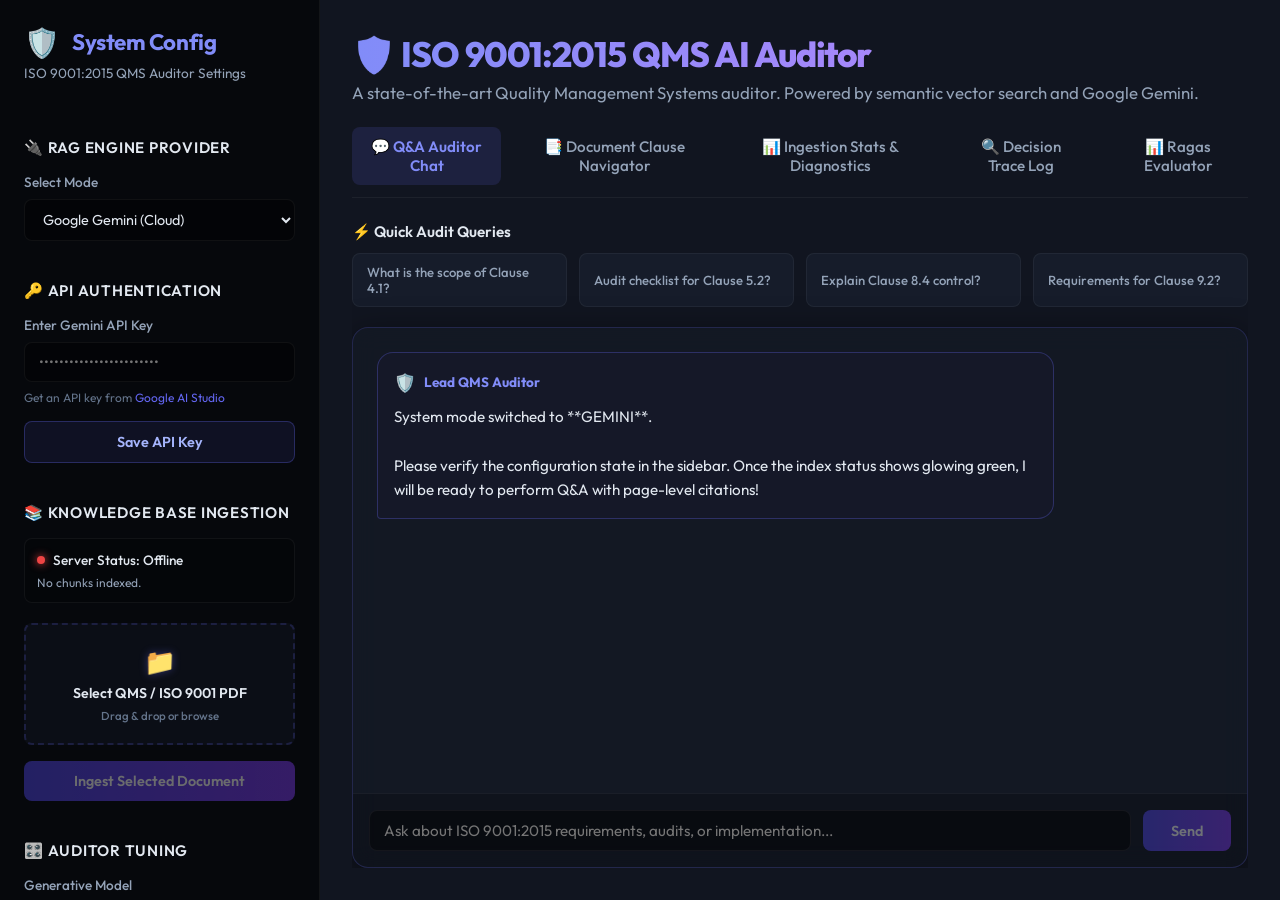
<file: docs/index.html>
<!DOCTYPE html>
<html lang="en">
<head>
    <meta charset="UTF-8">
    <meta name="viewport" content="width=device-width, initial-scale=1.0">
    <title>ISO 9001:2015 QMS AI Auditor</title>
    <link rel="stylesheet" href="style.css">
    <link rel="icon" type="image/png" href="data:image/svg+xml,<svg xmlns=%22http://www.w3.org/2000/svg%22 viewBox=%220 0 100 100%22><text y=%22.9em%22 font-size=%2290%22>🛡️</text></svg>">
</head>
<body>
    <div class="app-layout">
        <!-- LEFT SIDEBAR: System Settings -->
        <aside class="sidebar">
            <div class="sidebar-header">
                <span class="logo-icon">🛡️</span>
                <h2>System Config</h2>
            </div>
            <p class="sidebar-subtitle">ISO 9001:2015 QMS Auditor Settings</p>
            <div class="glow-divider"></div>

            <!-- RAG Provider Selection Section -->
            <div class="config-section">
                <h3>🔌 RAG Engine Provider</h3>
                <div class="form-group">
                    <label for="provider-select">Select Mode</label>
                    <select id="provider-select">
                        <option value="gemini">Google Gemini (Cloud)</option>
                        <option value="cohere">Cohere (Cloud)</option>
                        <option value="ollama">Ollama (Local Offline)</option>
                    </select>
                </div>
            </div>
            <div class="glow-divider"></div>

            <!-- Gemini API Configuration Section -->
            <div id="gemini-config-group" class="config-section">
                <h3>🔑 API Authentication</h3>
                <div class="form-group">
                    <label for="api-key-input">Enter Gemini API Key</label>
                    <input type="password" id="api-key-input" placeholder="••••••••••••••••••••••••" autocomplete="new-password">
                    <p class="help-text">Get an API key from <a href="https://aistudio.google.com/" target="_blank">Google AI Studio</a></p>
                </div>
                <button id="save-key-btn" class="btn secondary-btn">Save API Key</button>
            </div>

            <!-- Cohere API Configuration Section -->
            <div id="cohere-config-group" class="config-section hidden">
                <h3>🔑 Cohere Authentication</h3>
                <div class="form-group">
                    <label for="cohere-api-key-input">Enter Cohere API Key</label>
                    <input type="password" id="cohere-api-key-input" placeholder="••••••••••••••••••••••••" autocomplete="new-password">
                    <p class="help-text">Get an API key from <a href="https://dashboard.cohere.com/" target="_blank">Cohere Dashboard</a></p>
                </div>
                <button id="save-cohere-key-btn" class="btn secondary-btn">Save API Key</button>
            </div>

            <!-- Ollama Configuration Section -->
            <div id="ollama-config-group" class="config-section hidden">
                <h3>🦙 Local Ollama Server</h3>
                <div class="status-container">
                    <div class="status-indicator">
                        <span id="ollama-status-dot" class="dot dot-red"></span>
                        <span id="ollama-status-text" class="status-text">Ollama: Checking...</span>
                    </div>
                </div>
                <!-- Pull Instructions Helper Card -->
                <div id="ollama-pull-instructions" class="status-container error-status hidden" style="background-color: var(--color-red-bg); border-color: rgba(239, 68, 68, 0.3);">
                    <p class="small-text" style="color: #fca5a5; font-weight: 600;">⚠️ No local models found!</p>
                    <p class="small-text" style="color: #e2e8f0; margin-top: 4px; line-height: 1.4;">Run these commands in your local terminal to pull standard models:</p>
                    <pre style="background: rgba(0,0,0,0.5); padding: 8px; border-radius: 4px; font-size: 0.72rem; margin-top: 6px; font-family: 'Courier Prime', monospace; color: #a5b4fc; white-space: pre-wrap; line-height: 1.3;">ollama pull llama3&#10;ollama pull nomic-embed-text</pre>
                </div>
            </div>
            <div class="glow-divider"></div>

            <!-- Ingestion Management Section -->
            <div class="config-section">
                <h3>📚 Knowledge Base Ingestion</h3>
                <div class="status-container">
                    <div class="status-indicator">
                        <span id="index-status-dot" class="dot dot-red"></span>
                        <span id="index-status-text" class="status-text">Index: Loading Status...</span>
                    </div>
                    <p id="chunks-stat-text" class="small-text">No chunks indexed.</p>
                </div>
                
                <!-- Dynamic PDF File Upload Area -->
                <div class="form-group">
                    <label for="pdf-file-input" class="file-upload-label" id="file-drop-zone">
                        <span class="upload-icon">📁</span>
                        <span class="upload-text">Select QMS / ISO 9001 PDF</span>
                        <span class="upload-subtext">Drag & drop or browse</span>
                    </label>
                    <input type="file" id="pdf-file-input" accept=".pdf" style="display: none;">
                    <div id="file-info-container" class="file-info-container hidden">
                        <span class="file-icon">📄</span>
                        <span id="selected-file-name" class="file-name">No file selected.</span>
                        <button type="button" id="clear-file-btn" class="clear-file-btn" title="Clear selection">✕</button>
                    </div>
                </div>

                <button id="ingest-btn" class="btn primary-btn" disabled>Ingest Selected Document</button>
            </div>
            <div class="glow-divider"></div>

            <!-- Tuning Controls Section -->
            <div class="config-section">
                <h3>🎛️ Auditor Tuning</h3>
                
                <!-- Gemini Generative Model Select -->
                <div id="gemini-models-group" class="form-group">
                    <label for="model-select">Generative Model</label>
                    <select id="model-select">
                        <option value="gemini-2.5-flash" selected>gemini-2.5-flash (Balanced)</option>
                        <option value="gemini-2.0-flash">gemini-2.0-flash (Fast)</option>
                        <option value="gemini-2.5-pro">gemini-2.5-pro (Analytical)</option>
                        <option value="gemini-3.5-flash">gemini-3.5-flash (Next-Gen)</option>
                    </select>
                </div>

                <!-- Cohere Generative Model Select -->
                <div id="cohere-models-group" class="form-group hidden">
                    <label for="cohere-model-select">Generative Model</label>
                    <select id="cohere-model-select">
                        <option value="command-r-08-2024" selected>command-r-08-2024 (Balanced)</option>
                        <option value="command-r-plus-08-2024">command-r-plus-08-2024 (Analytical)</option>
                        <option value="command-r7b-12-2024">command-r7b-12-2024 (Fast)</option>
                    </select>
                </div>

                <!-- Ollama Local Models Select -->
                <div id="ollama-models-group" class="form-group hidden">
                    <label for="ollama-model-select">Choose Local Model</label>
                    <select id="ollama-model-select">
                        <!-- Loaded dynamically via API -->
                    </select>
                </div>

                <div class="form-group">
                    <label for="top-k-slider">Retrieved Source Count (Top-k): <span id="top-k-val">5</span></label>
                    <input type="range" id="top-k-slider" min="3" max="8" value="5">
                </div>
                <div class="form-group">
                    <label for="temp-slider">Auditor Temperature: <span id="temp-val">0.1</span></label>
                    <input type="range" id="temp-slider" min="0" max="1" step="0.05" value="0.1">
                </div>
            </div>
        </aside>

        <!-- MAIN WINDOW: Content Panels -->
        <main class="main-content">
            <header class="main-header">
                <h1 class="glow-title">🛡️ ISO 9001:2015 QMS AI Auditor</h1>
                <p class="subtitle">A state-of-the-art Quality Management Systems auditor. Powered by semantic vector search and Google Gemini.</p>
            </header>

            <!-- Navigation Tabs -->
            <nav class="navigation-tabs">
                <button class="tab-link active" data-tab="tab-chat">💬 Q&A Auditor Chat</button>
                <button class="tab-link" data-tab="tab-navigator">📑 Document Clause Navigator</button>
                <button class="tab-link" data-tab="tab-diagnostics">📊 Ingestion Stats & Diagnostics</button>
                <button class="tab-link" data-tab="tab-trace">🔍 Decision Trace Log</button>
                <button class="tab-link" data-tab="tab-evaluate">📊 Ragas Evaluator</button>
            </nav>

            <!-- TAB 1: Chat Q&A Interface -->
            <section id="tab-chat" class="tab-panel active">
                <div class="quick-queries-section">
                    <h3>⚡ Quick Audit Queries</h3>
                    <div class="queries-grid">
                        <button class="quick-query-btn" data-query="What is the scope of Clause 4.1 regarding understanding the organization and its context?">What is the scope of Clause 4.1?</button>
                        <button class="quick-query-btn" data-query="Generate an auditor checklist for Clause 5.2 (establishing and communicating the quality policy).">Audit checklist for Clause 5.2?</button>
                        <button class="quick-query-btn" data-query="Explain Clause 8.4 requirements for control of externally provided processes, products and services.">Explain Clause 8.4 control?</button>
                        <button class="quick-query-btn" data-query="What are the requirements for internal audits according to Clause 9.2?">Requirements for Clause 9.2?</button>
                    </div>
                </div>

                <div class="chat-container">
                    <div id="chat-messages" class="chat-messages">
                        <!-- Welcome message -->
                        <div class="chat-message assistant">
                            <div class="message-header">
                                <span class="avatar-icon">🛡️</span>
                                <strong>Lead QMS Auditor</strong>
                            </div>
                            <div class="message-text">
                                Welcome to the ISO 9001:2015 QMS AI Auditor. 
                                <br><br>
                                Please configure your **Gemini API Key** and trigger **PDF Ingestion** in the sidebar. Once complete, I will be ready to perform Q&A, generate compliance audit checklists, and inspect specific clauses with full page citations!
                            </div>
                        </div>
                    </div>

                    <!-- Chat input controls -->
                    <form id="chat-form" class="chat-form">
                        <input type="text" id="chat-input" placeholder="Ask about ISO 9001:2015 requirements, audits, or implementation..." required disabled>
                        <button type="submit" id="send-btn" class="btn primary-btn" disabled>Send</button>
                    </form>
                </div>
            </section>

            <!-- TAB 2: Clause Navigator -->
            <section id="tab-navigator" class="tab-panel">
                <div class="navigator-header">
                    <h3>📑 Interactive ISO 9001:2015 Clause Index</h3>
                    <p>Select a clause to explore its core requirements. You can also directly query the AI Auditor on specific sub-clauses.</p>
                </div>
                <div id="clauses-accordion-container" class="accordion-container">
                    <!-- Loaded dynamically via JavaScript -->
                    <div class="loading-spinner-container">
                        <div class="spinner"></div>
                        <p>Loading clause database from backend...</p>
                    </div>
                </div>
            </section>

            <!-- TAB 3: Diagnostics Panel -->
            <section id="tab-diagnostics" class="tab-panel">
                <div class="diagnostics-header">
                    <h3>📊 Knowledge Base Diagnostics</h3>
                    <p>Detailed breakdown of the processed document. This is highly useful for QMS managers to verify vector indexing coverage.</p>
                </div>

                <div id="diagnostics-ready-content" class="diagnostics-content hidden">
                    <!-- Metrics grid -->
                    <div class="metrics-grid">
                        <div class="metric-card">
                            <div id="metric-pages" class="metric-value">-</div>
                            <div class="metric-label">Total Pages Parsed</div>
                        </div>
                        <div class="metric-card">
                            <div id="metric-chunks" class="metric-value">-</div>
                            <div class="metric-label">Text Chunks Generated</div>
                        </div>
                        <div class="metric-card">
                            <div id="metric-avg-len" class="metric-value">-</div>
                            <div class="metric-label">Avg Characters / Chunk</div>
                        </div>
                        <div class="metric-card">
                            <div id="metric-total-chars" class="metric-value">-</div>
                            <div class="metric-label">Total Characters Indexed</div>
                        </div>
                    </div>

                    <!-- Interactive Chunk Inspector -->
                    <div class="inspector-section qms-container">
                        <h3>📝 Vector Store Chunks Sample</h3>
                        <div class="inspector-controls">
                            <div class="form-group inline-group">
                                <label for="chunk-inspector-slider">Select chunk index to inspect details: <span id="chunk-index-val">0</span></label>
                                <input type="range" id="chunk-inspector-slider" min="0" max="0" value="0">
                            </div>
                        </div>
                        <div class="inspector-details-row">
                            <div><strong>Chunk ID:</strong> <code id="inspect-chunk-id">-</code></div>
                            <div><strong>Source Page:</strong> <code id="inspect-chunk-page">-</code></div>
                            <div><strong>Clause Tags:</strong> <code id="inspect-chunk-clauses">-</code></div>
                        </div>
                        <div class="inspector-text-box">
                            <pre id="inspect-chunk-text">No chunks loaded.</pre>
                        </div>
                    </div>
                </div>

                <div id="diagnostics-empty-content" class="diagnostics-empty-state qms-container">
                    <h4>No Index Loaded</h4>
                    <p>Please perform the PDF standard ingestion in the sidebar to view diagnostics metrics.</p>
                </div>
            </section>

            <!-- TAB 4: Decision Trace Panel -->
            <section id="tab-trace" class="tab-panel">
                <div class="trace-header">
                    <div style="display: flex; justify-content: space-between; align-items: center; margin-bottom: 20px;">
                        <div>
                            <h3>🔍 Query Decision Trace Timeline</h3>
                            <p class="subtitle" style="margin-top: 5px; color: #94a3b8;">Deep-dive audit logs for every QMS query, showing embedding similarities, LLM search-rewriting trigger events, and obligation keyword reranking.</p>
                        </div>
                        <button id="clear-trace-btn" class="btn secondary-btn" style="background: rgba(239, 68, 68, 0.1); border-color: rgba(239, 68, 68, 0.25); color: #fca5a5; padding: 6px 14px; font-size: 0.85rem;">✕ Clear Trace Log</button>
                    </div>
                </div>

                <div id="trace-empty-content" class="diagnostics-empty-state qms-container">
                    <h4>No Trace Logs Recorded Yet</h4>
                    <p>Submit questions inside the Q&A Auditor Chat tab first to see real-time vector search and routing decisions mapped in the timeline.</p>
                </div>

                <div id="trace-container" class="trace-timeline-container hidden">
                    <!-- Dynamic trace timeline rows loaded via JS -->
                </div>
            </section>

            <!-- TAB 5: Ragas Evaluator Dashboard -->
            <section id="tab-evaluate" class="tab-panel">
                <div class="trace-header">
                    <div style="display: flex; justify-content: space-between; align-items: center; margin-bottom: 20px;">
                        <div>
                            <h3>📊 Ragas Compliance Evaluator</h3>
                            <p class="subtitle" style="margin-top: 5px; color: #94a3b8;">Execute high-fidelity compliance audits using Google Gemini as a judge to grade your QMS Agent on ISO 9001 compliance standards.</p>
                        </div>
                        <button id="run-eval-btn" class="btn primary-btn" style="padding: 10px 20px;">⚡ Run Compliance Sweep</button>
                    </div>
                </div>

                <div id="eval-empty-content" class="diagnostics-empty-state qms-container">
                    <h4>No Evaluation Sweeps Executed Yet</h4>
                    <p>Run the compliance sweep above to evaluate your QMS Auditor against a standard database of 10 structured audit questions.</p>
                </div>

                <div id="eval-results-content" class="hidden">
                    <!-- Metrics grid for four Ragas metrics -->
                    <div class="metrics-grid" style="margin-bottom: 24px;">
                        <div class="metric-card">
                            <div id="eval-metric-faithfulness" class="metric-value">-</div>
                            <div class="metric-label">Avg Factual Faithfulness</div>
                        </div>
                        <div class="metric-card">
                            <div id="eval-metric-relevance" class="metric-value">-</div>
                            <div class="metric-label">Avg Answer Relevance</div>
                        </div>
                        <div class="metric-card">
                            <div id="eval-metric-recall" class="metric-value">-</div>
                            <div class="metric-label">Avg Context Recall</div>
                        </div>
                        <div class="metric-card">
                            <div id="eval-metric-precision" class="metric-value">-</div>
                            <div class="metric-label">Avg Context Precision</div>
                        </div>
                    </div>

                    <!-- Per-question detailed table breakdown -->
                    <div class="qms-container" style="padding: 20px; overflow-x: auto;">
                        <h4 style="margin-top: 0; margin-bottom: 15px;">📋 Per-Question Compliance Breakdown</h4>
                        <table class="qms-table" style="width: 100%; border-collapse: collapse; text-align: left;">
                            <thead>
                                <tr style="border-bottom: 2px solid rgba(255,255,255,0.1); color: #818cf8; font-weight: 600;">
                                    <th style="padding: 12px 8px;">Clause</th>
                                    <th style="padding: 12px 8px; width: 45%;">Audit Question</th>
                                    <th style="padding: 12px 8px; text-align: center;">Faithfulness</th>
                                    <th style="padding: 12px 8px; text-align: center;">Relevance</th>
                                    <th style="padding: 12px 8px; text-align: center;">Recall</th>
                                    <th style="padding: 12px 8px; text-align: center;">Precision</th>
                                </tr>
                            </thead>
                            <tbody id="eval-table-body" style="color: #e2e8f0;">
                                <!-- Dynamic rows loaded via JS -->
                            </tbody>
                        </table>
                    </div>
                </div>
            </section>
        </main>
    </div>

    <!-- Processing Full-Screen Overlay (Overlay on loading/ingesting) -->
    <div id="loading-overlay" class="overlay hidden">
        <div class="overlay-content">
            <div class="spinner large-spinner"></div>
            <h3 id="overlay-title">Processing Ingestion...</h3>
            <p id="overlay-text">The API is parsing your ISO PDF, generating 1536-dimensional vectors, and indexing your knowledge base. Please wait.</p>
        </div>
    </div>
    
    <!-- Link the JavaScript QMS Controller -->
    <script src="app.js"></script>
</body>
</html>
</file>
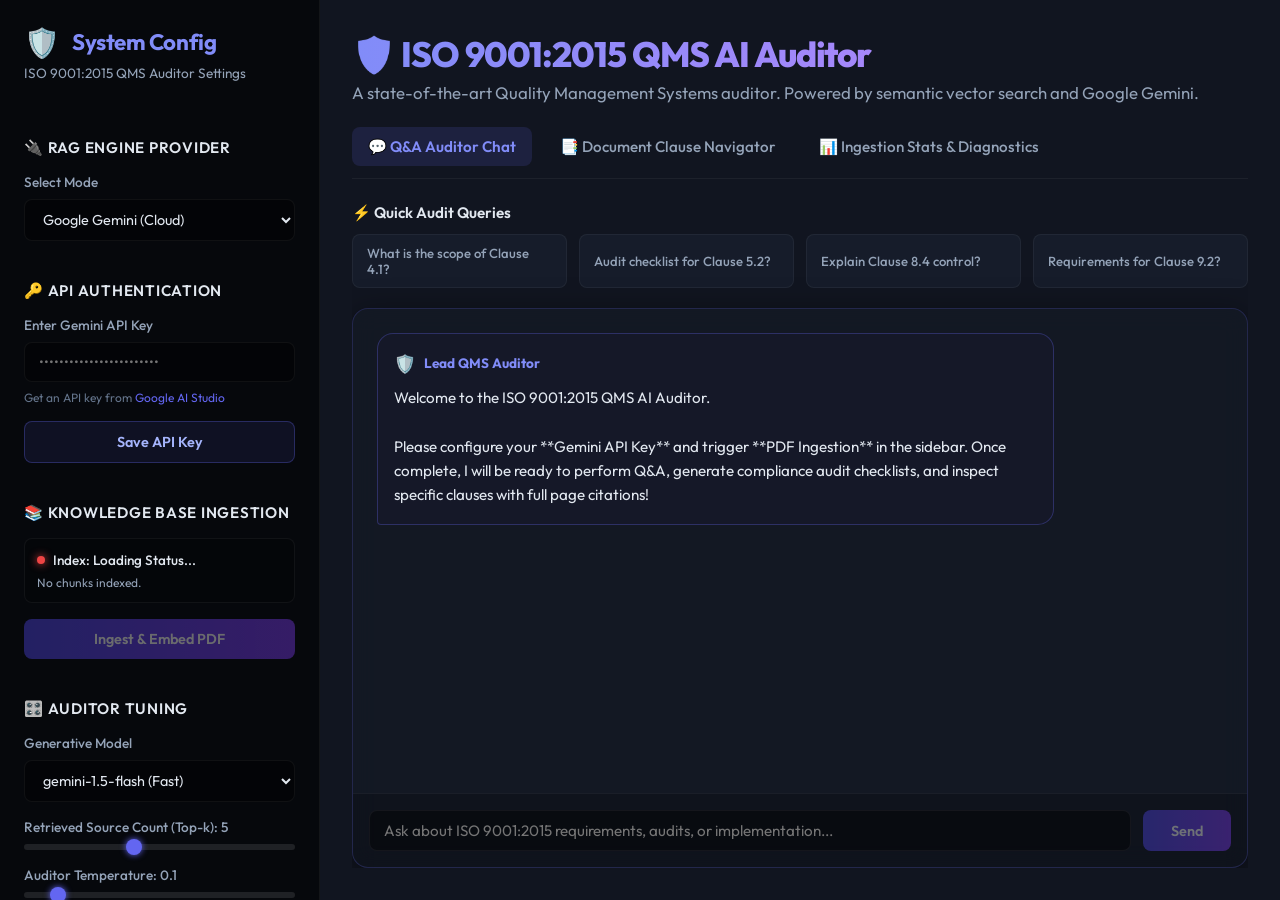
<file: frontend/index.html>
<!DOCTYPE html>
<html lang="en">
<head>
    <meta charset="UTF-8">
    <meta name="viewport" content="width=device-width, initial-scale=1.0">
    <title>ISO 9001:2015 QMS AI Auditor</title>
    <link rel="stylesheet" href="style.css">
    <link rel="icon" type="image/png" href="data:image/svg+xml,<svg xmlns=%22http://www.w3.org/2000/svg%22 viewBox=%220 0 100 100%22><text y=%22.9em%22 font-size=%2290%22>🛡️</text></svg>">
</head>
<body>
    <div class="app-layout">
        <!-- LEFT SIDEBAR: System Settings -->
        <aside class="sidebar">
            <div class="sidebar-header">
                <span class="logo-icon">🛡️</span>
                <h2>System Config</h2>
            </div>
            <p class="sidebar-subtitle">ISO 9001:2015 QMS Auditor Settings</p>
            <div class="glow-divider"></div>

            <!-- RAG Provider Selection Section -->
            <div class="config-section">
                <h3>🔌 RAG Engine Provider</h3>
                <div class="form-group">
                    <label for="provider-select">Select Mode</label>
                    <select id="provider-select">
                        <option value="gemini">Google Gemini (Cloud)</option>
                        <option value="ollama">Ollama (Local Offline)</option>
                    </select>
                </div>
            </div>
            <div class="glow-divider"></div>

            <!-- Gemini API Configuration Section -->
            <div id="gemini-config-group" class="config-section">
                <h3>🔑 API Authentication</h3>
                <div class="form-group">
                    <label for="api-key-input">Enter Gemini API Key</label>
                    <input type="password" id="api-key-input" placeholder="••••••••••••••••••••••••" autocomplete="new-password">
                    <p class="help-text">Get an API key from <a href="https://aistudio.google.com/" target="_blank">Google AI Studio</a></p>
                </div>
                <button id="save-key-btn" class="btn secondary-btn">Save API Key</button>
            </div>

            <!-- Ollama Configuration Section -->
            <div id="ollama-config-group" class="config-section hidden">
                <h3>🦙 Local Ollama Server</h3>
                <div class="status-container">
                    <div class="status-indicator">
                        <span id="ollama-status-dot" class="dot dot-red"></span>
                        <span id="ollama-status-text" class="status-text">Ollama: Checking...</span>
                    </div>
                </div>
                <!-- Pull Instructions Helper Card -->
                <div id="ollama-pull-instructions" class="status-container error-status hidden" style="background-color: var(--color-red-bg); border-color: rgba(239, 68, 68, 0.3);">
                    <p class="small-text" style="color: #fca5a5; font-weight: 600;">⚠️ No local models found!</p>
                    <p class="small-text" style="color: #e2e8f0; margin-top: 4px; line-height: 1.4;">Run these commands in your local terminal to pull standard models:</p>
                    <pre style="background: rgba(0,0,0,0.5); padding: 8px; border-radius: 4px; font-size: 0.72rem; margin-top: 6px; font-family: 'Courier Prime', monospace; color: #a5b4fc; white-space: pre-wrap; line-height: 1.3;">ollama pull llama3&#10;ollama pull nomic-embed-text</pre>
                </div>
            </div>
            <div class="glow-divider"></div>

            <!-- Ingestion Management Section -->
            <div class="config-section">
                <h3>📚 Knowledge Base Ingestion</h3>
                <div class="status-container">
                    <div class="status-indicator">
                        <span id="index-status-dot" class="dot dot-red"></span>
                        <span id="index-status-text" class="status-text">Index: Loading Status...</span>
                    </div>
                    <p id="chunks-stat-text" class="small-text">No chunks indexed.</p>
                </div>
                <button id="ingest-btn" class="btn primary-btn" disabled>Ingest & Embed PDF</button>
            </div>
            <div class="glow-divider"></div>

            <!-- Tuning Controls Section -->
            <div class="config-section">
                <h3>🎛️ Auditor Tuning</h3>
                
                <!-- Gemini Generative Model Select -->
                <div id="gemini-models-group" class="form-group">
                    <label for="model-select">Generative Model</label>
                    <select id="model-select">
                        <option value="gemini-1.5-flash">gemini-1.5-flash (Fast)</option>
                        <option value="gemini-1.5-pro">gemini-1.5-pro (Analytical)</option>
                        <option value="gemini-2.5-flash">gemini-2.5-flash (Balanced)</option>
                    </select>
                </div>

                <!-- Ollama Local Models Select -->
                <div id="ollama-models-group" class="form-group hidden">
                    <label for="ollama-model-select">Choose Local Model</label>
                    <select id="ollama-model-select">
                        <!-- Loaded dynamically via API -->
                    </select>
                </div>

                <div class="form-group">
                    <label for="top-k-slider">Retrieved Source Count (Top-k): <span id="top-k-val">5</span></label>
                    <input type="range" id="top-k-slider" min="3" max="8" value="5">
                </div>
                <div class="form-group">
                    <label for="temp-slider">Auditor Temperature: <span id="temp-val">0.1</span></label>
                    <input type="range" id="temp-slider" min="0" max="1" step="0.05" value="0.1">
                </div>
            </div>
        </aside>

        <!-- MAIN WINDOW: Content Panels -->
        <main class="main-content">
            <header class="main-header">
                <h1 class="glow-title">🛡️ ISO 9001:2015 QMS AI Auditor</h1>
                <p class="subtitle">A state-of-the-art Quality Management Systems auditor. Powered by semantic vector search and Google Gemini.</p>
            </header>

            <!-- Navigation Tabs -->
            <nav class="navigation-tabs">
                <button class="tab-link active" data-tab="tab-chat">💬 Q&A Auditor Chat</button>
                <button class="tab-link" data-tab="tab-navigator">📑 Document Clause Navigator</button>
                <button class="tab-link" data-tab="tab-diagnostics">📊 Ingestion Stats & Diagnostics</button>
            </nav>

            <!-- TAB 1: Chat Q&A Interface -->
            <section id="tab-chat" class="tab-panel active">
                <div class="quick-queries-section">
                    <h3>⚡ Quick Audit Queries</h3>
                    <div class="queries-grid">
                        <button class="quick-query-btn" data-query="What is the scope of Clause 4.1 regarding understanding the organization and its context?">What is the scope of Clause 4.1?</button>
                        <button class="quick-query-btn" data-query="Generate an auditor checklist for Clause 5.2 (establishing and communicating the quality policy).">Audit checklist for Clause 5.2?</button>
                        <button class="quick-query-btn" data-query="Explain Clause 8.4 requirements for control of externally provided processes, products and services.">Explain Clause 8.4 control?</button>
                        <button class="quick-query-btn" data-query="What are the requirements for internal audits according to Clause 9.2?">Requirements for Clause 9.2?</button>
                    </div>
                </div>

                <div class="chat-container">
                    <div id="chat-messages" class="chat-messages">
                        <!-- Welcome message -->
                        <div class="chat-message assistant">
                            <div class="message-header">
                                <span class="avatar-icon">🛡️</span>
                                <strong>Lead QMS Auditor</strong>
                            </div>
                            <div class="message-text">
                                Welcome to the ISO 9001:2015 QMS AI Auditor. 
                                <br><br>
                                Please configure your **Gemini API Key** and trigger **PDF Ingestion** in the sidebar. Once complete, I will be ready to perform Q&A, generate compliance audit checklists, and inspect specific clauses with full page citations!
                            </div>
                        </div>
                    </div>

                    <!-- Chat input controls -->
                    <form id="chat-form" class="chat-form">
                        <input type="text" id="chat-input" placeholder="Ask about ISO 9001:2015 requirements, audits, or implementation..." required disabled>
                        <button type="submit" id="send-btn" class="btn primary-btn" disabled>Send</button>
                    </form>
                </div>
            </section>

            <!-- TAB 2: Clause Navigator -->
            <section id="tab-navigator" class="tab-panel">
                <div class="navigator-header">
                    <h3>📑 Interactive ISO 9001:2015 Clause Index</h3>
                    <p>Select a clause to explore its core requirements. You can also directly query the AI Auditor on specific sub-clauses.</p>
                </div>
                <div id="clauses-accordion-container" class="accordion-container">
                    <!-- Loaded dynamically via JavaScript -->
                    <div class="loading-spinner-container">
                        <div class="spinner"></div>
                        <p>Loading clause database from backend...</p>
                    </div>
                </div>
            </section>

            <!-- TAB 3: Diagnostics Panel -->
            <section id="tab-diagnostics" class="tab-panel">
                <div class="diagnostics-header">
                    <h3>📊 Knowledge Base Diagnostics</h3>
                    <p>Detailed breakdown of the processed document. This is highly useful for QMS managers to verify vector indexing coverage.</p>
                </div>

                <div id="diagnostics-ready-content" class="diagnostics-content hidden">
                    <!-- Metrics grid -->
                    <div class="metrics-grid">
                        <div class="metric-card">
                            <div id="metric-pages" class="metric-value">-</div>
                            <div class="metric-label">Total Pages Parsed</div>
                        </div>
                        <div class="metric-card">
                            <div id="metric-chunks" class="metric-value">-</div>
                            <div class="metric-label">Text Chunks Generated</div>
                        </div>
                        <div class="metric-card">
                            <div id="metric-avg-len" class="metric-value">-</div>
                            <div class="metric-label">Avg Characters / Chunk</div>
                        </div>
                        <div class="metric-card">
                            <div id="metric-total-chars" class="metric-value">-</div>
                            <div class="metric-label">Total Characters Indexed</div>
                        </div>
                    </div>

                    <!-- Interactive Chunk Inspector -->
                    <div class="inspector-section qms-container">
                        <h3>📝 Vector Store Chunks Sample</h3>
                        <div class="inspector-controls">
                            <div class="form-group inline-group">
                                <label for="chunk-inspector-slider">Select chunk index to inspect details: <span id="chunk-index-val">0</span></label>
                                <input type="range" id="chunk-inspector-slider" min="0" max="0" value="0">
                            </div>
                        </div>
                        <div class="inspector-details-row">
                            <div><strong>Chunk ID:</strong> <code id="inspect-chunk-id">-</code></div>
                            <div><strong>Source Page:</strong> <code id="inspect-chunk-page">-</code></div>
                            <div><strong>Clause Tags:</strong> <code id="inspect-chunk-clauses">-</code></div>
                        </div>
                        <div class="inspector-text-box">
                            <pre id="inspect-chunk-text">No chunks loaded.</pre>
                        </div>
                    </div>
                </div>

                <div id="diagnostics-empty-content" class="diagnostics-empty-state qms-container">
                    <h4>No Index Loaded</h4>
                    <p>Please perform the PDF standard ingestion in the sidebar to view diagnostics metrics.</p>
                </div>
            </section>
        </main>
    </div>

    <!-- Processing Full-Screen Overlay (Overlay on loading/ingesting) -->
    <div id="loading-overlay" class="overlay hidden">
        <div class="overlay-content">
            <div class="spinner large-spinner"></div>
            <h3 id="overlay-title">Processing Ingestion...</h3>
            <p id="overlay-text">The API is parsing your ISO PDF, generating 1536-dimensional vectors, and indexing your knowledge base. Please wait.</p>
        </div>
    </div>
</body>
</html>
</file>
<file: docs/style.css>
/* ISO 9001:2015 QMS AI Auditor Stylesheet */

@import url('https://fonts.googleapis.com/css2?family=Outfit:wght@300;400;500;600;700;800&family=Courier+Prime&display=swap');

/* CSS VARIABLES & CONSTANTS */
:root {
    --bg-primary: #0a0c10;
    --bg-secondary: #111520;
    --bg-sidebar: #06080c;
    --bg-glass: rgba(21, 26, 38, 0.7);
    --border-glass: rgba(99, 102, 241, 0.2);
    --border-light: rgba(255, 255, 255, 0.05);
    
    --accent-color: #6366f1;
    --accent-gradient: linear-gradient(90deg, #818cf8 0%, #c084fc 100%);
    --accent-glow: rgba(99, 102, 241, 0.4);
    
    --text-primary: #e2e8f0;
    --text-secondary: #94a3b8;
    --text-muted: #64748b;
    
    --color-green: #10b981;
    --color-green-bg: rgba(16, 185, 129, 0.15);
    --color-red: #ef4444;
    --color-red-bg: rgba(239, 68, 68, 0.15);
    
    --transition-smooth: all 0.3s cubic-bezier(0.4, 0, 0.2, 1);
    --shadow-premium: 0 8px 32px 0 rgba(0, 0, 0, 0.5);
    --radius-lg: 16px;
    --radius-md: 8px;
}

/* GENERAL STYLING */
* {
    box-sizing: border-box;
    margin: 0;
    padding: 0;
}

html, body {
    height: 100%;
    background-color: var(--bg-primary);
    color: var(--text-primary);
    font-family: 'Outfit', sans-serif;
    overflow: hidden;
}

/* Scrollbar customizations */
::-webkit-scrollbar {
    width: 6px;
    height: 6px;
}
::-webkit-scrollbar-track {
    background: rgba(0, 0, 0, 0.2);
}
::-webkit-scrollbar-thumb {
    background: rgba(99, 102, 241, 0.3);
    border-radius: 9999px;
}
::-webkit-scrollbar-thumb:hover {
    background: var(--accent-color);
}

/* APP GENERAL LAYOUT */
.app-layout {
    display: flex;
    height: 100vh;
    width: 100vw;
    overflow: hidden;
}

/* LEFT SIDEBAR SECTION */
.sidebar {
    width: 320px;
    background-color: var(--bg-sidebar);
    border-right: 1px solid var(--border-light);
    padding: 24px;
    display: flex;
    flex-direction: column;
    overflow-y: auto;
    flex-shrink: 0;
}

.sidebar-header {
    display: flex;
    align-items: center;
    gap: 12px;
}

.logo-icon {
    font-size: 1.8rem;
}

.sidebar h2 {
    font-size: 1.4rem;
    font-weight: 700;
    color: #818cf8;
    letter-spacing: -0.02em;
}

.sidebar-subtitle {
    font-size: 0.85rem;
    color: var(--text-secondary);
    margin-top: 4px;
    margin-bottom: 16px;
}

.glow-divider {
    height: 1px;
    background: linear-gradient(90deg, transparent 0%, var(--accent-color) 50%, transparent 100%);
    margin: 20px 0;
    opacity: 0.7;
}

.config-section {
    display: flex;
    flex-direction: column;
    gap: 16px;
}

.config-section h3 {
    font-size: 0.95rem;
    font-weight: 600;
    color: var(--text-primary);
    text-transform: uppercase;
    letter-spacing: 0.05em;
}

/* FORM ELEMENTS */
.form-group {
    display: flex;
    flex-direction: column;
    gap: 8px;
}

.form-group label {
    font-size: 0.85rem;
    color: var(--text-secondary);
    font-weight: 500;
}

input[type="text"],
input[type="password"],
select {
    width: 100%;
    background-color: rgba(0, 0, 0, 0.4);
    border: 1px solid var(--border-light);
    border-radius: var(--radius-md);
    padding: 10px 14px;
    color: var(--text-primary);
    font-family: inherit;
    font-size: 0.9rem;
    transition: var(--transition-smooth);
}

input[type="text"]:focus,
input[type="password"]:focus,
select:focus {
    outline: none;
    border-color: var(--accent-color);
    box-shadow: 0 0 10px var(--accent-glow);
}

.help-text {
    font-size: 0.75rem;
    color: var(--text-muted);
}

.help-text a {
    color: var(--accent-color);
    text-decoration: none;
}

.help-text a:hover {
    text-decoration: underline;
}

/* BUTTONS */
.btn {
    width: 100%;
    padding: 11px 20px;
    border-radius: var(--radius-md);
    border: none;
    font-weight: 600;
    font-size: 0.9rem;
    font-family: inherit;
    cursor: pointer;
    transition: var(--transition-smooth);
    display: inline-flex;
    justify-content: center;
    align-items: center;
}

.btn:disabled {
    opacity: 0.4;
    cursor: not-allowed;
    transform: none !important;
    box-shadow: none !important;
}

.primary-btn {
    background: linear-gradient(90deg, #4f46e5 0%, #7c3aed 100%);
    color: white;
    box-shadow: 0 4px 15px rgba(79, 70, 229, 0.3);
}

.primary-btn:hover:not(:disabled) {
    transform: translateY(-2px);
    box-shadow: 0 6px 20px rgba(79, 70, 229, 0.5);
}

.secondary-btn {
    background-color: rgba(99, 102, 241, 0.1);
    color: #a5b4fc;
    border: 1px solid rgba(99, 102, 241, 0.3);
}

.secondary-btn:hover:not(:disabled) {
    background-color: rgba(99, 102, 241, 0.2);
    border-color: rgba(99, 102, 241, 0.6);
}

/* STATUS CONTAINER */
.status-container {
    display: flex;
    flex-direction: column;
    gap: 6px;
    background-color: rgba(0, 0, 0, 0.2);
    border: 1px solid var(--border-light);
    padding: 12px;
    border-radius: var(--radius-md);
}

.status-indicator {
    display: flex;
    align-items: center;
    gap: 8px;
}

.dot {
    width: 8px;
    height: 8px;
    border-radius: 50%;
    display: inline-block;
}

.dot-red {
    background-color: var(--color-red);
    box-shadow: 0 0 8px var(--color-red);
}

.dot-green {
    background-color: var(--color-green);
    box-shadow: 0 0 8px var(--color-green);
}

.status-text {
    font-size: 0.85rem;
    font-weight: 500;
}

.small-text {
    font-size: 0.75rem;
    color: var(--text-secondary);
}

/* SLIDERS */
input[type="range"] {
    -webkit-appearance: none;
    width: 100%;
    height: 6px;
    background: rgba(255, 255, 255, 0.1);
    border-radius: var(--radius-md);
    outline: none;
}

input[type="range"]::-webkit-slider-thumb {
    -webkit-appearance: none;
    width: 16px;
    height: 16px;
    border-radius: 50%;
    background: var(--accent-color);
    cursor: pointer;
    box-shadow: 0 0 6px var(--accent-color);
    transition: var(--transition-smooth);
}

input[type="range"]::-webkit-slider-thumb:hover {
    transform: scale(1.2);
}

/* MAIN CONTENT AREA */
.main-content {
    flex-grow: 1;
    padding: 32px;
    display: flex;
    flex-direction: column;
    overflow-y: auto;
    background-color: var(--bg-secondary);
}

.main-header {
    margin-bottom: 24px;
}

.glow-title {
    font-size: 2.2rem;
    font-weight: 800;
    letter-spacing: -0.03em;
    background: var(--accent-gradient);
    -webkit-background-clip: text;
    -webkit-text-fill-color: transparent;
    margin-bottom: 6px;
}

.subtitle {
    font-size: 1.05rem;
    color: var(--text-secondary);
}

/* NAVIGATION TABS */
.navigation-tabs {
    display: flex;
    gap: 12px;
    border-bottom: 1px solid var(--border-light);
    padding-bottom: 12px;
    margin-bottom: 24px;
}

.tab-link {
    background: none;
    border: none;
    color: var(--text-secondary);
    font-family: inherit;
    font-size: 0.95rem;
    font-weight: 500;
    padding: 10px 16px;
    cursor: pointer;
    border-radius: var(--radius-md);
    transition: var(--transition-smooth);
}

.tab-link:hover {
    color: var(--text-primary);
    background-color: rgba(255, 255, 255, 0.05);
}

.tab-link.active {
    color: #818cf8;
    background-color: rgba(99, 102, 241, 0.15);
    font-weight: 600;
}

/* TAB PANELS */
.tab-panel {
    display: none;
    flex-grow: 1;
    flex-direction: column;
    overflow: hidden;
}

.tab-panel.active {
    display: flex;
}

#tab-navigator, #tab-diagnostics, #tab-trace, #tab-evaluate {
    overflow-y: auto;
    padding-right: 4px;
}

/* TAB 1: Q&A CHAT INTERFACE */
.quick-queries-section {
    margin-bottom: 20px;
}

.quick-queries-section h3 {
    font-size: 0.95rem;
    font-weight: 600;
    color: var(--text-primary);
    margin-bottom: 12px;
}

.queries-grid {
    display: grid;
    grid-template-columns: repeat(4, 1fr);
    gap: 12px;
}

.quick-query-btn {
    background-color: rgba(30, 41, 59, 0.4);
    border: 1px solid var(--border-light);
    border-radius: var(--radius-md);
    padding: 10px 14px;
    color: var(--text-secondary);
    font-family: inherit;
    font-size: 0.82rem;
    font-weight: 500;
    cursor: pointer;
    text-align: left;
    transition: var(--transition-smooth);
}

.quick-query-btn:hover {
    border-color: var(--accent-color);
    color: var(--text-primary);
    background-color: rgba(99, 102, 241, 0.05);
    transform: translateY(-1px);
}

.chat-container {
    flex-grow: 1;
    display: flex;
    flex-direction: column;
    border: 1px solid var(--border-glass);
    border-radius: var(--radius-lg);
    background: var(--bg-glass);
    box-shadow: var(--shadow-premium);
    overflow: hidden;
    backdrop-filter: blur(12px);
    -webkit-backdrop-filter: blur(12px);
}

.chat-messages {
    flex-grow: 1;
    padding: 24px;
    overflow-y: auto;
    display: flex;
    flex-direction: column;
    gap: 20px;
}

/* CHAT BUBBLES */
.chat-message {
    max-width: 80%;
    padding: 16px;
    border-radius: var(--radius-lg);
    line-height: 1.6;
    animation: fadeInUp 0.4s ease-out;
}

@keyframes fadeInUp {
    from { opacity: 0; transform: translateY(10px); }
    to { opacity: 1; transform: translateY(0); }
}

.chat-message.assistant {
    align-self: flex-start;
    background-color: #151828;
    border: 1px solid rgba(99, 102, 241, 0.3);
    border-bottom-left-radius: 4px;
}

.chat-message.user {
    align-self: flex-end;
    background-color: #1e293b;
    border-bottom-right-radius: 4px;
    border: 1px solid rgba(255, 255, 255, 0.05);
}

.message-header {
    display: flex;
    align-items: center;
    gap: 8px;
    margin-bottom: 8px;
    font-size: 0.85rem;
}

.message-header strong {
    color: #818cf8;
}

.avatar-icon {
    font-size: 1.1rem;
}

.message-text {
    font-size: 0.95rem;
}

/* List details inside audit answers */
.message-text ul, .message-text ol {
    margin-left: 20px;
    margin-top: 8px;
    margin-bottom: 8px;
}

.message-text li {
    margin-bottom: 4px;
}

/* CHAT FORM INPUT AREA */
.chat-form {
    display: flex;
    border-top: 1px solid var(--border-light);
    background-color: rgba(0, 0, 0, 0.2);
    padding: 16px;
    gap: 12px;
}

.chat-form input[type="text"] {
    flex-grow: 1;
    font-size: 0.95rem;
}

.chat-form .btn {
    width: auto;
    padding-left: 28px;
    padding-right: 28px;
}

/* VERIFIED SOURCES */
.sources-expander {
    margin-top: 14px;
    border: 1px solid rgba(255, 255, 255, 0.05);
    border-radius: var(--radius-md);
    overflow: hidden;
}

.sources-header-btn {
    width: 100%;
    background-color: rgba(0, 0, 0, 0.2);
    border: none;
    color: var(--text-secondary);
    padding: 8px 12px;
    font-family: inherit;
    font-size: 0.85rem;
    font-weight: 600;
    text-align: left;
    cursor: pointer;
    display: flex;
    justify-content: space-between;
    align-items: center;
}

.sources-header-btn:hover {
    color: var(--text-primary);
    background-color: rgba(255, 255, 255, 0.02);
}

.sources-content {
    background-color: rgba(0, 0, 0, 0.3);
    padding: 14px;
    display: flex;
    flex-direction: column;
    gap: 12px;
}

.source-item {
    border-bottom: 1px solid rgba(255, 255, 255, 0.05);
    padding-bottom: 10px;
}

.source-item:last-child {
    border-bottom: none;
    padding-bottom: 0;
}

.source-meta-row {
    display: flex;
    align-items: center;
    gap: 8px;
    margin-bottom: 6px;
}

.source-badge {
    background-color: rgba(99, 102, 241, 0.15);
    color: #a5b4fc;
    border: 1px solid rgba(99, 102, 241, 0.3);
    padding: 2px 8px;
    border-radius: 9999px;
    font-size: 0.75rem;
    font-weight: 500;
}

.score-badge {
    background-color: rgba(16, 185, 129, 0.15);
    color: #34d399;
    border: 1px solid rgba(16, 185, 129, 0.3);
    padding: 2px 8px;
    border-radius: 9999px;
    font-size: 0.75rem;
    font-weight: 500;
}

.source-clauses {
    font-size: 0.8rem;
    color: var(--text-muted);
}

.source-text {
    font-size: 0.85rem;
    font-style: italic;
    color: var(--text-secondary);
}

/* TAB 2: CLAUSE NAVIGATOR */
.navigator-header, .diagnostics-header {
    margin-bottom: 20px;
}

.navigator-header h3, .diagnostics-header h3 {
    font-size: 1.2rem;
    font-weight: 600;
    color: #818cf8;
    margin-bottom: 4px;
}

.navigator-header p, .diagnostics-header p {
    font-size: 0.95rem;
    color: var(--text-secondary);
}

.qms-container {
    background: var(--bg-glass);
    border: 1px solid var(--border-glass);
    border-radius: var(--radius-lg);
    padding: 24px;
    margin-bottom: 24px;
    box-shadow: var(--shadow-premium);
    backdrop-filter: blur(12px);
    -webkit-backdrop-filter: blur(12px);
}

.clause-card-title {
    color: #a5b4fc;
    font-weight: 600;
    margin-bottom: 12px;
}

.clause-subclauses-list {
    margin-left: 20px;
    border-left: 2px solid rgba(255, 255, 255, 0.08);
    padding-left: 15px;
    margin-bottom: 16px;
    color: var(--text-secondary);
    font-size: 0.9rem;
    list-style: none;
}

.clause-subclauses-list li {
    margin-bottom: 6px;
    position: relative;
}

.clause-subclauses-list li::before {
    content: "•";
    color: var(--accent-color);
    position: absolute;
    left: -12px;
}

.clause-action-row {
    display: flex;
    justify-content: flex-start;
}

.clause-action-row .btn {
    width: auto;
    font-size: 0.8rem;
    padding: 6px 14px;
}

/* TAB 3: DIAGNOSTICS */
.hidden {
    display: none !important;
}

.metrics-grid {
    display: grid;
    grid-template-columns: repeat(4, 1fr);
    gap: 20px;
    margin-bottom: 24px;
}

.metric-card {
    background: rgba(30, 41, 59, 0.3);
    border-left: 4px solid var(--accent-color);
    border-radius: var(--radius-md);
    padding: 20px;
    box-shadow: 0 4px 6px rgba(0, 0, 0, 0.1);
}

.metric-value {
    font-size: 2.2rem;
    font-weight: 700;
    color: #818cf8;
    line-height: 1;
}

.metric-label {
    font-size: 0.8rem;
    color: var(--text-secondary);
    text-transform: uppercase;
    letter-spacing: 0.05em;
    margin-top: 8px;
}

.inspector-section {
    display: flex;
    flex-direction: column;
    gap: 16px;
}

.inspector-controls {
    display: flex;
    align-items: center;
    background-color: rgba(0, 0, 0, 0.2);
    border: 1px solid var(--border-light);
    border-radius: var(--radius-md);
    padding: 16px;
}

.inline-group {
    flex-grow: 1;
}

.inspector-details-row {
    display: grid;
    grid-template-columns: repeat(3, 1fr);
    gap: 12px;
    background-color: rgba(0, 0, 0, 0.1);
    border: 1px solid var(--border-light);
    padding: 12px;
    border-radius: var(--radius-md);
    font-size: 0.9rem;
}

.inspector-details-row code {
    font-family: 'Courier Prime', monospace;
    color: #c084fc;
}

.inspector-text-box {
    background-color: rgba(15, 23, 42, 0.5);
    border: 1px solid var(--border-light);
    padding: 20px;
    border-radius: var(--radius-md);
    overflow-y: auto;
    max-height: 250px;
}

.inspector-text-box pre {
    white-space: pre-wrap;
    word-wrap: break-word;
    font-family: inherit;
    font-size: 0.95rem;
    color: var(--text-primary);
    line-height: 1.6;
}

.diagnostics-empty-state {
    text-align: center;
    padding: 60px 20px;
    color: var(--text-secondary);
}

.diagnostics-empty-state h4 {
    font-size: 1.2rem;
    color: var(--color-red);
    margin-bottom: 8px;
}

/* OVERLAYS & SPINNERS */
.overlay {
    position: fixed;
    top: 0;
    left: 0;
    width: 100vw;
    height: 100vh;
    background-color: rgba(10, 12, 16, 0.85);
    backdrop-filter: blur(8px);
    display: flex;
    justify-content: center;
    align-items: center;
    z-index: 9999;
    animation: fadeIn 0.3s ease-out;
}

@keyframes fadeIn {
    from { opacity: 0; }
    to { opacity: 1; }
}

.overlay-content {
    background-color: var(--bg-secondary);
    border: 1px solid var(--border-glass);
    padding: 40px;
    border-radius: var(--radius-lg);
    box-shadow: var(--shadow-premium);
    text-align: center;
    max-width: 450px;
    display: flex;
    flex-direction: column;
    align-items: center;
    gap: 16px;
}

.overlay-content h3 {
    font-size: 1.3rem;
    color: #818cf8;
}

.overlay-content p {
    color: var(--text-secondary);
    font-size: 0.95rem;
    line-height: 1.5;
}

/* SPINNER ELEMENT */
.spinner {
    width: 24px;
    height: 24px;
    border: 3px solid rgba(99, 102, 241, 0.2);
    border-top-color: var(--accent-color);
    border-radius: 50%;
    animation: spin 1s linear infinite;
}

.large-spinner {
    width: 48px;
    height: 48px;
    border-width: 4px;
    margin-bottom: 8px;
}

@keyframes spin {
    to { transform: rotate(360deg); }
}

.loading-spinner-container {
    display: flex;
    flex-direction: column;
    align-items: center;
    gap: 12px;
    padding: 40px;
    color: var(--text-secondary);
    font-size: 0.95rem;
}

/* DYNAMIC PDF FILE UPLOADER STYLES */
.file-upload-label {
    display: flex;
    flex-direction: column;
    align-items: center;
    justify-content: center;
    padding: 20px 16px;
    background-color: rgba(21, 26, 38, 0.4);
    border: 2px dashed var(--border-glass);
    border-radius: var(--radius-md);
    cursor: pointer;
    transition: var(--transition-smooth);
    text-align: center;
    gap: 6px;
    margin-top: 4px;
}

.file-upload-label:hover {
    background-color: rgba(99, 102, 241, 0.08);
    border-color: var(--accent-color);
    box-shadow: 0 0 12px rgba(99, 102, 241, 0.25);
    transform: translateY(-1px);
}

.file-upload-label.dragover {
    background-color: rgba(16, 185, 129, 0.08);
    border-color: var(--color-green);
    box-shadow: 0 0 12px rgba(16, 185, 129, 0.25);
    transform: scale(1.02);
}

.upload-icon {
    font-size: 1.6rem;
    filter: drop-shadow(0 0 4px var(--accent-glow));
    transition: var(--transition-smooth);
}

.file-upload-label:hover .upload-icon {
    transform: scale(1.15) rotate(-5deg);
}

.upload-text {
    font-size: 0.88rem;
    font-weight: 600;
    color: var(--text-primary);
}

.upload-subtext {
    font-size: 0.72rem;
    color: var(--text-muted);
}

.file-info-container {
    display: flex;
    align-items: center;
    gap: 10px;
    background-color: rgba(99, 102, 241, 0.08);
    border: 1px solid rgba(99, 102, 241, 0.2);
    border-radius: var(--radius-md);
    padding: 8px 12px;
    margin-top: 8px;
    animation: fadeInUp 0.3s ease-out;
}

.file-icon {
    font-size: 1.1rem;
}

.file-name {
    flex-grow: 1;
    font-size: 0.82rem;
    font-weight: 500;
    color: #a5b4fc;
    white-space: nowrap;
    overflow: hidden;
    text-overflow: ellipsis;
}

.clear-file-btn {
    background: none;
    border: none;
    color: var(--text-muted);
    font-size: 0.85rem;
    cursor: pointer;
    padding: 4px 6px;
    border-radius: 50%;
    transition: var(--transition-smooth);
    display: flex;
    align-items: center;
    justify-content: center;
}

.clear-file-btn:hover {
    color: var(--color-red);
    background-color: rgba(239, 68, 68, 0.1);
    transform: rotate(90deg);
}

/* ==========================================================================
   🔍 DECISION TRACE TIMELINE STYLES
   ========================================================================== */

.trace-timeline-container {
    display: flex;
    flex-direction: column;
    gap: 24px;
    margin-top: 10px;
    animation: fadeInUp 0.4s ease-out;
}

.trace-timeline-item {
    background: var(--bg-glass);
    border: 1px solid var(--border-glass);
    border-radius: var(--radius-lg);
    padding: 24px;
    box-shadow: var(--shadow-premium);
    backdrop-filter: blur(12px);
    -webkit-backdrop-filter: blur(12px);
    transition: var(--transition-smooth);
    border-left: 4px solid var(--accent-color);
}

.trace-timeline-item:hover {
    border-left-color: #818cf8;
    transform: translateY(-2px);
    box-shadow: 0 8px 30px rgba(99, 102, 241, 0.15);
}

.trace-meta-header {
    display: flex;
    justify-content: space-between;
    align-items: center;
    border-bottom: 1px solid rgba(255, 255, 255, 0.08);
    padding-bottom: 14px;
    margin-bottom: 18px;
    flex-wrap: wrap;
    gap: 10px;
}

.trace-time {
    font-size: 0.8rem;
    color: var(--text-muted);
    font-family: 'Courier Prime', monospace;
}

.trace-provider-tag {
    font-size: 0.75rem;
    font-weight: 600;
    text-transform: uppercase;
    letter-spacing: 0.05em;
    padding: 3px 10px;
    border-radius: 9999px;
    border: 1px solid rgba(99, 102, 241, 0.3);
    background: rgba(99, 102, 241, 0.1);
    color: #a5b4fc;
}

.trace-query-box {
    background: rgba(0, 0, 0, 0.2);
    border: 1px solid var(--border-light);
    border-radius: var(--radius-md);
    padding: 14px 18px;
    margin-bottom: 20px;
}

.trace-query-box h4 {
    font-size: 0.82rem;
    text-transform: uppercase;
    letter-spacing: 0.05em;
    color: #818cf8;
    margin-bottom: 6px;
}

.trace-query-text {
    font-size: 1rem;
    font-weight: 500;
    color: var(--text-primary);
}

/* Timeline Flow Elements */
.trace-flow {
    display: flex;
    flex-direction: column;
    gap: 20px;
    position: relative;
    padding-left: 20px;
    border-left: 2px dashed rgba(255, 255, 255, 0.1);
    margin-left: 10px;
}

.trace-flow-step {
    position: relative;
}

.trace-flow-step::before {
    content: "";
    position: absolute;
    left: -27px;
    top: 3px;
    width: 12px;
    height: 12px;
    border-radius: 50%;
    background-color: var(--bg-secondary);
    border: 3px solid var(--accent-color);
    box-shadow: 0 0 8px var(--accent-color);
}

.trace-step-title-row {
    display: flex;
    align-items: center;
    gap: 10px;
    margin-bottom: 8px;
}

.trace-step-icon {
    font-size: 1.1rem;
}

.trace-step-name {
    font-size: 0.95rem;
    font-weight: 600;
    color: #a5b4fc;
}

.trace-step-badge {
    font-size: 0.72rem;
    padding: 2px 8px;
    border-radius: 4px;
    font-weight: 600;
}

.trace-step-badge.passed {
    background: rgba(16, 185, 129, 0.15);
    color: #34d399;
    border: 1px solid rgba(16, 185, 129, 0.3);
}

.trace-step-badge.triggered {
    background: rgba(245, 158, 11, 0.15);
    color: #fbbf24;
    border: 1px solid rgba(245, 158, 11, 0.3);
}

.trace-step-badge.info {
    background: rgba(59, 130, 246, 0.15);
    color: #60a5fa;
    border: 1px solid rgba(59, 130, 246, 0.3);
}

.trace-step-detail {
    font-size: 0.88rem;
    color: var(--text-secondary);
    line-height: 1.5;
    background: rgba(15, 23, 42, 0.3);
    border: 1px solid rgba(255, 255, 255, 0.03);
    padding: 12px 16px;
    border-radius: var(--radius-md);
}

/* Compare Score Bars */
.trace-scores-list {
    display: flex;
    flex-direction: column;
    gap: 10px;
    margin-top: 10px;
}

.trace-score-row {
    background: rgba(0, 0, 0, 0.15);
    border: 1px solid rgba(255, 255, 255, 0.03);
    border-radius: var(--radius-md);
    padding: 10px 14px;
}

.trace-score-meta {
    display: flex;
    justify-content: space-between;
    align-items: center;
    font-size: 0.82rem;
    margin-bottom: 6px;
}

.trace-chunk-info {
    color: #e2e8f0;
    font-weight: 500;
}

.trace-scores-comparison {
    display: flex;
    flex-direction: column;
    gap: 6px;
}

.trace-bar-wrapper {
    display: flex;
    align-items: center;
    gap: 8px;
    font-size: 0.76rem;
}

.trace-bar-label {
    width: 60px;
    color: var(--text-muted);
}

.trace-bar-container {
    flex-grow: 1;
    height: 8px;
    background: rgba(255, 255, 255, 0.05);
    border-radius: 9999px;
    overflow: hidden;
    position: relative;
}

.trace-bar-fill {
    height: 100%;
    border-radius: 9999px;
    transition: width 0.4s ease-out;
}

.trace-bar-fill.original {
    background: linear-gradient(90deg, #6366f1, #818cf8);
}

.trace-bar-fill.reranked {
    background: linear-gradient(90deg, #10b981, #34d399);
}

.trace-bar-value {
    width: 45px;
    text-align: right;
    font-family: 'Courier Prime', monospace;
    font-weight: 600;
}

.trace-bar-value.original {
    color: #a5b4fc;
}

.trace-bar-value.reranked {
    color: #34d399;
}

/* Rerank explanation boosts */
.trace-boosts-container {
    display: flex;
    flex-wrap: wrap;
    gap: 6px;
    margin-top: 8px;
    padding-top: 6px;
    border-top: 1px dashed rgba(255, 255, 255, 0.05);
}

.trace-boost-tag {
    font-size: 0.7rem;
    font-weight: 600;
    padding: 1px 6px;
    border-radius: 3px;
    background: rgba(16, 185, 129, 0.1);
    color: #6ee7b7;
    border: 1px solid rgba(16, 185, 129, 0.2);
}

/* TAB 5: RAGAS EVALUATOR & DASHBOARD STYLES */
.qms-table th, .qms-table td {
    padding: 12px;
    vertical-align: middle;
}

.eval-table-row:hover {
    background-color: rgba(255, 255, 255, 0.02);
}

.score-grade {
    display: inline-block;
    padding: 4px 8px;
    font-size: 0.8rem;
    font-family: 'Courier Prime', monospace;
    font-weight: 700;
    border-radius: var(--radius-md);
    text-align: center;
    min-width: 60px;
}

.score-grade-excellent {
    background-color: rgba(16, 185, 129, 0.12);
    border: 1px solid rgba(16, 185, 129, 0.25);
    color: #34d399;
}

.score-grade-good {
    background-color: rgba(234, 179, 8, 0.12);
    border: 1px solid rgba(234, 179, 8, 0.25);
    color: #facc15;
}

.score-grade-warning {
    background-color: rgba(239, 68, 68, 0.12);
    border: 1px solid rgba(239, 68, 68, 0.25);
    color: #f87171;
}
</file>
<file: frontend/style.css>
/* ISO 9001:2015 QMS AI Auditor Stylesheet */

@import url('https://fonts.googleapis.com/css2?family=Outfit:wght@300;400;500;600;700;800&family=Courier+Prime&display=swap');

/* CSS VARIABLES & CONSTANTS */
:root {
    --bg-primary: #0a0c10;
    --bg-secondary: #111520;
    --bg-sidebar: #06080c;
    --bg-glass: rgba(21, 26, 38, 0.7);
    --border-glass: rgba(99, 102, 241, 0.2);
    --border-light: rgba(255, 255, 255, 0.05);
    
    --accent-color: #6366f1;
    --accent-gradient: linear-gradient(90deg, #818cf8 0%, #c084fc 100%);
    --accent-glow: rgba(99, 102, 241, 0.4);
    
    --text-primary: #e2e8f0;
    --text-secondary: #94a3b8;
    --text-muted: #64748b;
    
    --color-green: #10b981;
    --color-green-bg: rgba(16, 185, 129, 0.15);
    --color-red: #ef4444;
    --color-red-bg: rgba(239, 68, 68, 0.15);
    
    --transition-smooth: all 0.3s cubic-bezier(0.4, 0, 0.2, 1);
    --shadow-premium: 0 8px 32px 0 rgba(0, 0, 0, 0.5);
    --radius-lg: 16px;
    --radius-md: 8px;
}

/* GENERAL STYLING */
* {
    box-sizing: border-box;
    margin: 0;
    padding: 0;
}

html, body {
    height: 100%;
    background-color: var(--bg-primary);
    color: var(--text-primary);
    font-family: 'Outfit', sans-serif;
    overflow: hidden;
}

/* Scrollbar customizations */
::-webkit-scrollbar {
    width: 6px;
    height: 6px;
}
::-webkit-scrollbar-track {
    background: rgba(0, 0, 0, 0.2);
}
::-webkit-scrollbar-thumb {
    background: rgba(99, 102, 241, 0.3);
    border-radius: 9999px;
}
::-webkit-scrollbar-thumb:hover {
    background: var(--accent-color);
}

/* APP GENERAL LAYOUT */
.app-layout {
    display: flex;
    height: 100vh;
    width: 100vw;
    overflow: hidden;
}

/* LEFT SIDEBAR SECTION */
.sidebar {
    width: 320px;
    background-color: var(--bg-sidebar);
    border-right: 1px solid var(--border-light);
    padding: 24px;
    display: flex;
    flex-direction: column;
    overflow-y: auto;
    flex-shrink: 0;
}

.sidebar-header {
    display: flex;
    align-items: center;
    gap: 12px;
}

.logo-icon {
    font-size: 1.8rem;
}

.sidebar h2 {
    font-size: 1.4rem;
    font-weight: 700;
    color: #818cf8;
    letter-spacing: -0.02em;
}

.sidebar-subtitle {
    font-size: 0.85rem;
    color: var(--text-secondary);
    margin-top: 4px;
    margin-bottom: 16px;
}

.glow-divider {
    height: 1px;
    background: linear-gradient(90deg, transparent 0%, var(--accent-color) 50%, transparent 100%);
    margin: 20px 0;
    opacity: 0.7;
}

.config-section {
    display: flex;
    flex-direction: column;
    gap: 16px;
}

.config-section h3 {
    font-size: 0.95rem;
    font-weight: 600;
    color: var(--text-primary);
    text-transform: uppercase;
    letter-spacing: 0.05em;
}

/* FORM ELEMENTS */
.form-group {
    display: flex;
    flex-direction: column;
    gap: 8px;
}

.form-group label {
    font-size: 0.85rem;
    color: var(--text-secondary);
    font-weight: 500;
}

input[type="text"],
input[type="password"],
select {
    width: 100%;
    background-color: rgba(0, 0, 0, 0.4);
    border: 1px solid var(--border-light);
    border-radius: var(--radius-md);
    padding: 10px 14px;
    color: var(--text-primary);
    font-family: inherit;
    font-size: 0.9rem;
    transition: var(--transition-smooth);
}

input[type="text"]:focus,
input[type="password"]:focus,
select:focus {
    outline: none;
    border-color: var(--accent-color);
    box-shadow: 0 0 10px var(--accent-glow);
}

.help-text {
    font-size: 0.75rem;
    color: var(--text-muted);
}

.help-text a {
    color: var(--accent-color);
    text-decoration: none;
}

.help-text a:hover {
    text-decoration: underline;
}

/* BUTTONS */
.btn {
    width: 100%;
    padding: 11px 20px;
    border-radius: var(--radius-md);
    border: none;
    font-weight: 600;
    font-size: 0.9rem;
    font-family: inherit;
    cursor: pointer;
    transition: var(--transition-smooth);
    display: inline-flex;
    justify-content: center;
    align-items: center;
}

.btn:disabled {
    opacity: 0.4;
    cursor: not-allowed;
    transform: none !important;
    box-shadow: none !important;
}

.primary-btn {
    background: linear-gradient(90deg, #4f46e5 0%, #7c3aed 100%);
    color: white;
    box-shadow: 0 4px 15px rgba(79, 70, 229, 0.3);
}

.primary-btn:hover:not(:disabled) {
    transform: translateY(-2px);
    box-shadow: 0 6px 20px rgba(79, 70, 229, 0.5);
}

.secondary-btn {
    background-color: rgba(99, 102, 241, 0.1);
    color: #a5b4fc;
    border: 1px solid rgba(99, 102, 241, 0.3);
}

.secondary-btn:hover:not(:disabled) {
    background-color: rgba(99, 102, 241, 0.2);
    border-color: rgba(99, 102, 241, 0.6);
}

/* STATUS CONTAINER */
.status-container {
    display: flex;
    flex-direction: column;
    gap: 6px;
    background-color: rgba(0, 0, 0, 0.2);
    border: 1px solid var(--border-light);
    padding: 12px;
    border-radius: var(--radius-md);
}

.status-indicator {
    display: flex;
    align-items: center;
    gap: 8px;
}

.dot {
    width: 8px;
    height: 8px;
    border-radius: 50%;
    display: inline-block;
}

.dot-red {
    background-color: var(--color-red);
    box-shadow: 0 0 8px var(--color-red);
}

.dot-green {
    background-color: var(--color-green);
    box-shadow: 0 0 8px var(--color-green);
}

.status-text {
    font-size: 0.85rem;
    font-weight: 500;
}

.small-text {
    font-size: 0.75rem;
    color: var(--text-secondary);
}

/* SLIDERS */
input[type="range"] {
    -webkit-appearance: none;
    width: 100%;
    height: 6px;
    background: rgba(255, 255, 255, 0.1);
    border-radius: var(--radius-md);
    outline: none;
}

input[type="range"]::-webkit-slider-thumb {
    -webkit-appearance: none;
    width: 16px;
    height: 16px;
    border-radius: 50%;
    background: var(--accent-color);
    cursor: pointer;
    box-shadow: 0 0 6px var(--accent-color);
    transition: var(--transition-smooth);
}

input[type="range"]::-webkit-slider-thumb:hover {
    transform: scale(1.2);
}

/* MAIN CONTENT AREA */
.main-content {
    flex-grow: 1;
    padding: 32px;
    display: flex;
    flex-direction: column;
    overflow-y: auto;
    background-color: var(--bg-secondary);
}

.main-header {
    margin-bottom: 24px;
}

.glow-title {
    font-size: 2.2rem;
    font-weight: 800;
    letter-spacing: -0.03em;
    background: var(--accent-gradient);
    -webkit-background-clip: text;
    -webkit-text-fill-color: transparent;
    margin-bottom: 6px;
}

.subtitle {
    font-size: 1.05rem;
    color: var(--text-secondary);
}

/* NAVIGATION TABS */
.navigation-tabs {
    display: flex;
    gap: 12px;
    border-bottom: 1px solid var(--border-light);
    padding-bottom: 12px;
    margin-bottom: 24px;
}

.tab-link {
    background: none;
    border: none;
    color: var(--text-secondary);
    font-family: inherit;
    font-size: 0.95rem;
    font-weight: 500;
    padding: 10px 16px;
    cursor: pointer;
    border-radius: var(--radius-md);
    transition: var(--transition-smooth);
}

.tab-link:hover {
    color: var(--text-primary);
    background-color: rgba(255, 255, 255, 0.05);
}

.tab-link.active {
    color: #818cf8;
    background-color: rgba(99, 102, 241, 0.15);
    font-weight: 600;
}

/* TAB PANELS */
.tab-panel {
    display: none;
    flex-grow: 1;
    flex-direction: column;
    overflow: hidden;
}

.tab-panel.active {
    display: flex;
}

/* TAB 1: Q&A CHAT INTERFACE */
.quick-queries-section {
    margin-bottom: 20px;
}

.quick-queries-section h3 {
    font-size: 0.95rem;
    font-weight: 600;
    color: var(--text-primary);
    margin-bottom: 12px;
}

.queries-grid {
    display: grid;
    grid-template-columns: repeat(4, 1fr);
    gap: 12px;
}

.quick-query-btn {
    background-color: rgba(30, 41, 59, 0.4);
    border: 1px solid var(--border-light);
    border-radius: var(--radius-md);
    padding: 10px 14px;
    color: var(--text-secondary);
    font-family: inherit;
    font-size: 0.82rem;
    font-weight: 500;
    cursor: pointer;
    text-align: left;
    transition: var(--transition-smooth);
}

.quick-query-btn:hover {
    border-color: var(--accent-color);
    color: var(--text-primary);
    background-color: rgba(99, 102, 241, 0.05);
    transform: translateY(-1px);
}

.chat-container {
    flex-grow: 1;
    display: flex;
    flex-direction: column;
    border: 1px solid var(--border-glass);
    border-radius: var(--radius-lg);
    background: var(--bg-glass);
    box-shadow: var(--shadow-premium);
    overflow: hidden;
    backdrop-filter: blur(12px);
    -webkit-backdrop-filter: blur(12px);
}

.chat-messages {
    flex-grow: 1;
    padding: 24px;
    overflow-y: auto;
    display: flex;
    flex-direction: column;
    gap: 20px;
}

/* CHAT BUBBLES */
.chat-message {
    max-width: 80%;
    padding: 16px;
    border-radius: var(--radius-lg);
    line-height: 1.6;
    animation: fadeInUp 0.4s ease-out;
}

@keyframes fadeInUp {
    from { opacity: 0; transform: translateY(10px); }
    to { opacity: 1; transform: translateY(0); }
}

.chat-message.assistant {
    align-self: flex-start;
    background-color: #151828;
    border: 1px solid rgba(99, 102, 241, 0.3);
    border-bottom-left-radius: 4px;
}

.chat-message.user {
    align-self: flex-end;
    background-color: #1e293b;
    border-bottom-right-radius: 4px;
    border: 1px solid rgba(255, 255, 255, 0.05);
}

.message-header {
    display: flex;
    align-items: center;
    gap: 8px;
    margin-bottom: 8px;
    font-size: 0.85rem;
}

.message-header strong {
    color: #818cf8;
}

.avatar-icon {
    font-size: 1.1rem;
}

.message-text {
    font-size: 0.95rem;
}

/* List details inside audit answers */
.message-text ul, .message-text ol {
    margin-left: 20px;
    margin-top: 8px;
    margin-bottom: 8px;
}

.message-text li {
    margin-bottom: 4px;
}

/* CHAT FORM INPUT AREA */
.chat-form {
    display: flex;
    border-top: 1px solid var(--border-light);
    background-color: rgba(0, 0, 0, 0.2);
    padding: 16px;
    gap: 12px;
}

.chat-form input[type="text"] {
    flex-grow: 1;
    font-size: 0.95rem;
}

.chat-form .btn {
    width: auto;
    padding-left: 28px;
    padding-right: 28px;
}

/* VERIFIED SOURCES */
.sources-expander {
    margin-top: 14px;
    border: 1px solid rgba(255, 255, 255, 0.05);
    border-radius: var(--radius-md);
    overflow: hidden;
}

.sources-header-btn {
    width: 100%;
    background-color: rgba(0, 0, 0, 0.2);
    border: none;
    color: var(--text-secondary);
    padding: 8px 12px;
    font-family: inherit;
    font-size: 0.85rem;
    font-weight: 600;
    text-align: left;
    cursor: pointer;
    display: flex;
    justify-content: space-between;
    align-items: center;
}

.sources-header-btn:hover {
    color: var(--text-primary);
    background-color: rgba(255, 255, 255, 0.02);
}

.sources-content {
    background-color: rgba(0, 0, 0, 0.3);
    padding: 14px;
    display: flex;
    flex-direction: column;
    gap: 12px;
}

.source-item {
    border-bottom: 1px solid rgba(255, 255, 255, 0.05);
    padding-bottom: 10px;
}

.source-item:last-child {
    border-bottom: none;
    padding-bottom: 0;
}

.source-meta-row {
    display: flex;
    align-items: center;
    gap: 8px;
    margin-bottom: 6px;
}

.source-badge {
    background-color: rgba(99, 102, 241, 0.15);
    color: #a5b4fc;
    border: 1px solid rgba(99, 102, 241, 0.3);
    padding: 2px 8px;
    border-radius: 9999px;
    font-size: 0.75rem;
    font-weight: 500;
}

.score-badge {
    background-color: rgba(16, 185, 129, 0.15);
    color: #34d399;
    border: 1px solid rgba(16, 185, 129, 0.3);
    padding: 2px 8px;
    border-radius: 9999px;
    font-size: 0.75rem;
    font-weight: 500;
}

.source-clauses {
    font-size: 0.8rem;
    color: var(--text-muted);
}

.source-text {
    font-size: 0.85rem;
    font-style: italic;
    color: var(--text-secondary);
}

/* TAB 2: CLAUSE NAVIGATOR */
.navigator-header, .diagnostics-header {
    margin-bottom: 20px;
}

.navigator-header h3, .diagnostics-header h3 {
    font-size: 1.2rem;
    font-weight: 600;
    color: #818cf8;
    margin-bottom: 4px;
}

.navigator-header p, .diagnostics-header p {
    font-size: 0.95rem;
    color: var(--text-secondary);
}

.qms-container {
    background: var(--bg-glass);
    border: 1px solid var(--border-glass);
    border-radius: var(--radius-lg);
    padding: 24px;
    margin-bottom: 24px;
    box-shadow: var(--shadow-premium);
    backdrop-filter: blur(12px);
    -webkit-backdrop-filter: blur(12px);
}

.clause-card-title {
    color: #a5b4fc;
    font-weight: 600;
    margin-bottom: 12px;
}

.clause-subclauses-list {
    margin-left: 20px;
    border-left: 2px solid rgba(255, 255, 255, 0.08);
    padding-left: 15px;
    margin-bottom: 16px;
    color: var(--text-secondary);
    font-size: 0.9rem;
    list-style: none;
}

.clause-subclauses-list li {
    margin-bottom: 6px;
    position: relative;
}

.clause-subclauses-list li::before {
    content: "•";
    color: var(--accent-color);
    position: absolute;
    left: -12px;
}

.clause-action-row {
    display: flex;
    justify-content: flex-start;
}

.clause-action-row .btn {
    width: auto;
    font-size: 0.8rem;
    padding: 6px 14px;
}

/* TAB 3: DIAGNOSTICS */
.hidden {
    display: none !important;
}

.metrics-grid {
    display: grid;
    grid-template-columns: repeat(4, 1fr);
    gap: 20px;
    margin-bottom: 24px;
}

.metric-card {
    background: rgba(30, 41, 59, 0.3);
    border-left: 4px solid var(--accent-color);
    border-radius: var(--radius-md);
    padding: 20px;
    box-shadow: 0 4px 6px rgba(0, 0, 0, 0.1);
}

.metric-value {
    font-size: 2.2rem;
    font-weight: 700;
    color: #818cf8;
    line-height: 1;
}

.metric-label {
    font-size: 0.8rem;
    color: var(--text-secondary);
    text-transform: uppercase;
    letter-spacing: 0.05em;
    margin-top: 8px;
}

.inspector-section {
    display: flex;
    flex-direction: column;
    gap: 16px;
}

.inspector-controls {
    display: flex;
    align-items: center;
    background-color: rgba(0, 0, 0, 0.2);
    border: 1px solid var(--border-light);
    border-radius: var(--radius-md);
    padding: 16px;
}

.inline-group {
    flex-grow: 1;
}

.inspector-details-row {
    display: grid;
    grid-template-columns: repeat(3, 1fr);
    gap: 12px;
    background-color: rgba(0, 0, 0, 0.1);
    border: 1px solid var(--border-light);
    padding: 12px;
    border-radius: var(--radius-md);
    font-size: 0.9rem;
}

.inspector-details-row code {
    font-family: 'Courier Prime', monospace;
    color: #c084fc;
}

.inspector-text-box {
    background-color: rgba(15, 23, 42, 0.5);
    border: 1px solid var(--border-light);
    padding: 20px;
    border-radius: var(--radius-md);
    overflow-y: auto;
    max-height: 250px;
}

.inspector-text-box pre {
    white-space: pre-wrap;
    word-wrap: break-word;
    font-family: inherit;
    font-size: 0.95rem;
    color: var(--text-primary);
    line-height: 1.6;
}

.diagnostics-empty-state {
    text-align: center;
    padding: 60px 20px;
    color: var(--text-secondary);
}

.diagnostics-empty-state h4 {
    font-size: 1.2rem;
    color: var(--color-red);
    margin-bottom: 8px;
}

/* OVERLAYS & SPINNERS */
.overlay {
    position: fixed;
    top: 0;
    left: 0;
    width: 100vw;
    height: 100vh;
    background-color: rgba(10, 12, 16, 0.85);
    backdrop-filter: blur(8px);
    display: flex;
    justify-content: center;
    align-items: center;
    z-index: 9999;
    animation: fadeIn 0.3s ease-out;
}

@keyframes fadeIn {
    from { opacity: 0; }
    to { opacity: 1; }
}

.overlay-content {
    background-color: var(--bg-secondary);
    border: 1px solid var(--border-glass);
    padding: 40px;
    border-radius: var(--radius-lg);
    box-shadow: var(--shadow-premium);
    text-align: center;
    max-width: 450px;
    display: flex;
    flex-direction: column;
    align-items: center;
    gap: 16px;
}

.overlay-content h3 {
    font-size: 1.3rem;
    color: #818cf8;
}

.overlay-content p {
    color: var(--text-secondary);
    font-size: 0.95rem;
    line-height: 1.5;
}

/* SPINNER ELEMENT */
.spinner {
    width: 24px;
    height: 24px;
    border: 3px solid rgba(99, 102, 241, 0.2);
    border-top-color: var(--accent-color);
    border-radius: 50%;
    animation: spin 1s linear infinite;
}

.large-spinner {
    width: 48px;
    height: 48px;
    border-width: 4px;
    margin-bottom: 8px;
}

@keyframes spin {
    to { transform: rotate(360deg); }
}

.loading-spinner-container {
    display: flex;
    flex-direction: column;
    align-items: center;
    gap: 12px;
    padding: 40px;
    color: var(--text-secondary);
    font-size: 0.95rem;
}
</file>
